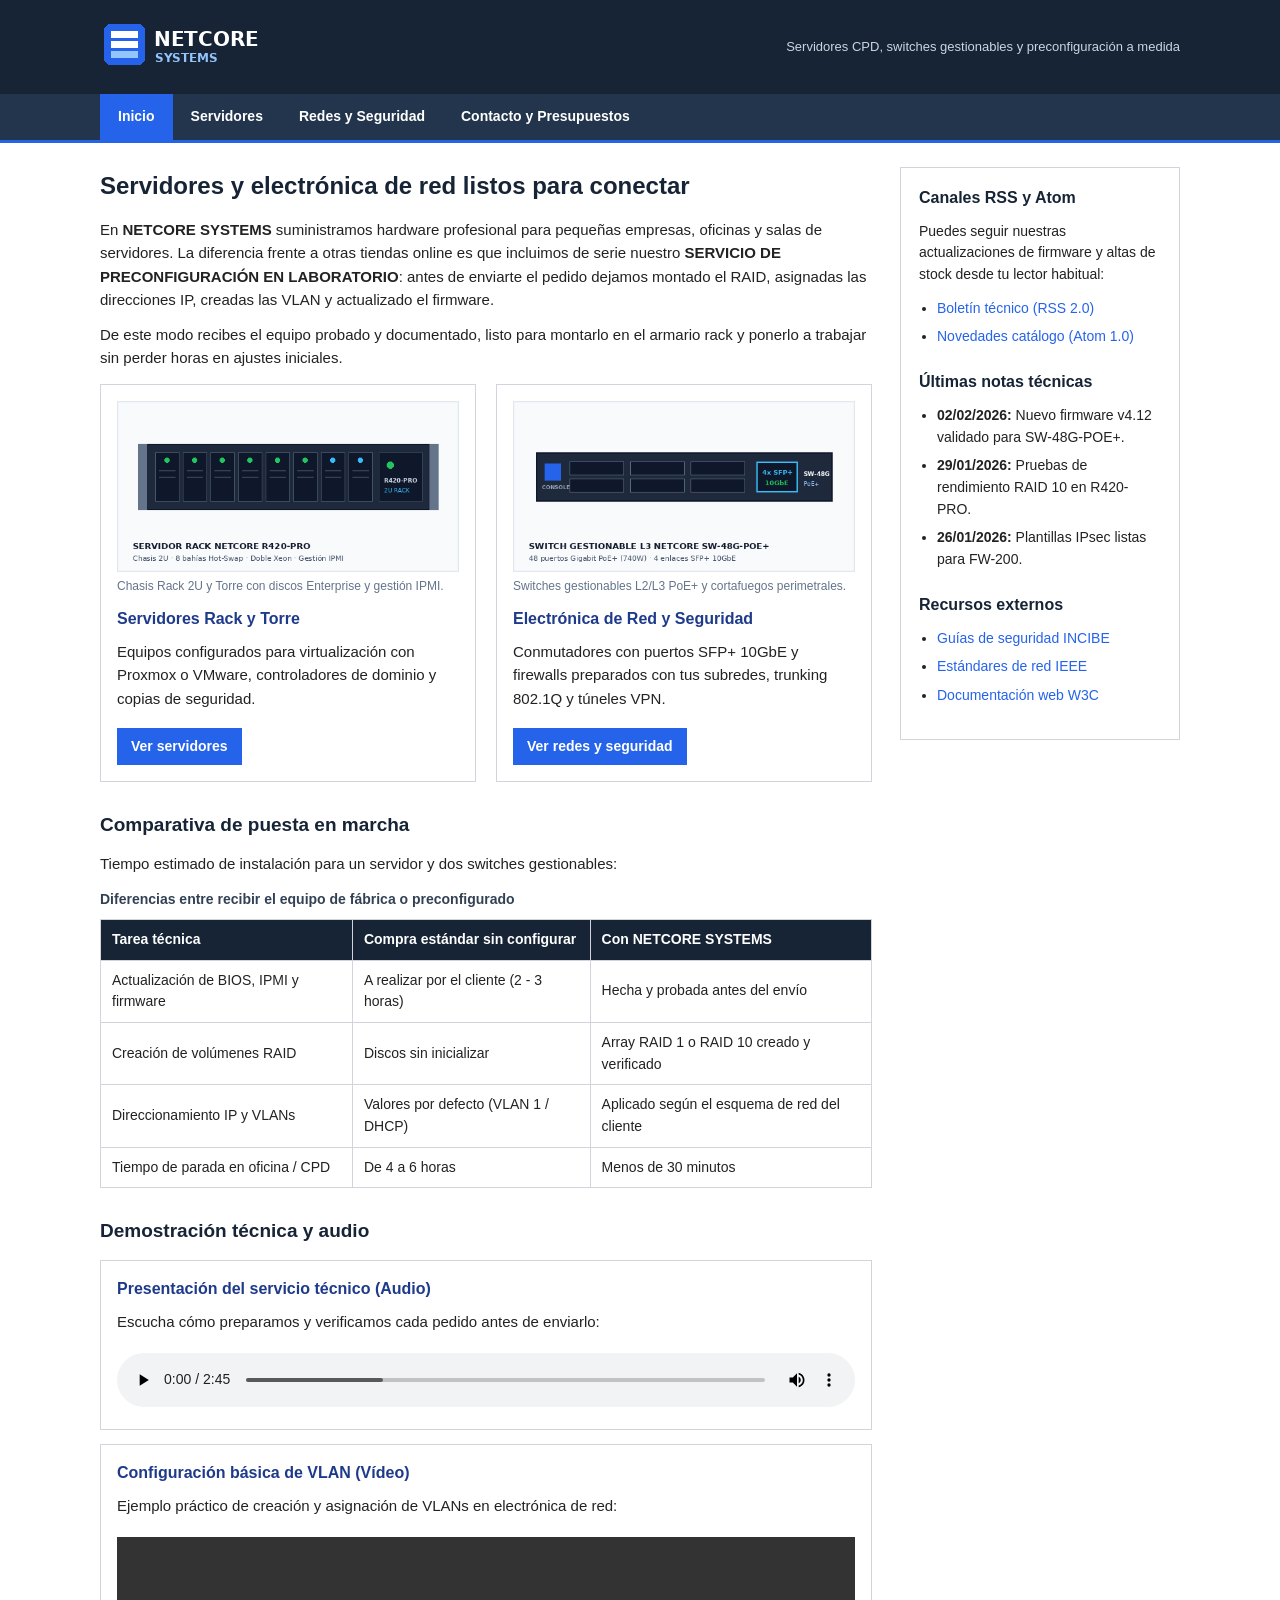
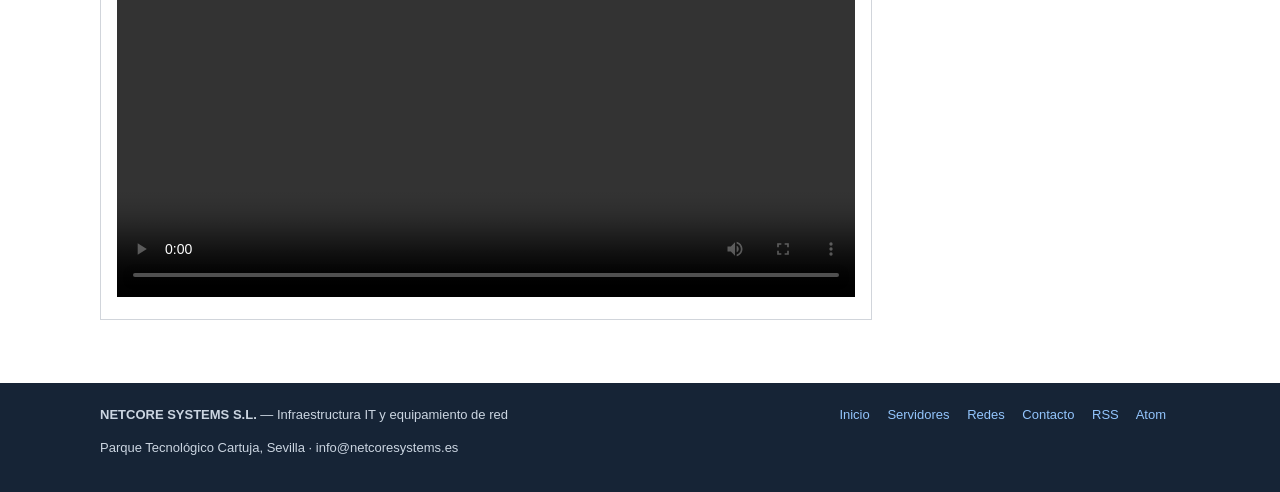
<file: index.html>
<!DOCTYPE html>
<html lang="es">
<head>
    <meta charset="UTF-8">
    <meta name="viewport" content="width=device-width, initial-scale=1.0">
    <meta name="description" content="NETCORE SYSTEMS - Venta de servidores Rack, Torre y electrónica de red preconfigurada.">
    <title>NETCORE SYSTEMS | Servidores y Electrónica de Red</title>
    <link rel="stylesheet" href="css/estilos.css">
    <link rel="alternate" type="application/rss+xml" title="Avisos Técnicos NETCORE SYSTEMS (RSS)" href="rss/feed.rss">
    <link rel="alternate" type="application/atom+xml" title="Catálogo NETCORE SYSTEMS (Atom)" href="rss/atom.xml">
</head>
<body>

    <header>
        <div class="contenedor-cabecera">
            <a href="index.html"><img src="img/logo.png" alt="NETCORE SYSTEMS" width="260" height="56"></a>
            <span class="texto-cabecera">Servidores CPD, switches gestionables y preconfiguración a medida</span>
        </div>
    </header>

    <nav aria-label="Menú principal">
        <ul>
            <li><a href="index.html" class="activo">Inicio</a></li>
            <li><a href="html/servidores.html">Servidores</a></li>
            <li><a href="html/redes.html">Redes y Seguridad</a></li>
            <li><a href="html/contacto.html">Contacto y Presupuestos</a></li>
        </ul>
    </nav>

    <main>
        <div class="contenido-principal">
            <section>
                <h1>Servidores y electrónica de red listos para conectar</h1>
                <p>
                    En <strong>NETCORE SYSTEMS</strong> suministramos hardware profesional para pequeñas empresas, oficinas y salas de servidores.
                    La diferencia frente a otras tiendas online es que incluimos de serie nuestro <strong>SERVICIO DE PRECONFIGURACIÓN EN LABORATORIO</strong>:
                    antes de enviarte el pedido dejamos montado el RAID, asignadas las direcciones IP, creadas las VLAN y actualizado el firmware.
                </p>
                <p>
                    De este modo recibes el equipo probado y documentado, listo para montarlo en el armario rack y ponerlo a trabajar sin perder horas en ajustes iniciales.
                </p>

                <div class="lista-productos">
                    <article class="ficha-resumen">
                        <figure>
                            <img src="img/servidor_rack.png" alt="SERVIDOR RACK NETCORE R420-PRO" width="520" height="260">
                            <figcaption>Chasis Rack 2U y Torre con discos Enterprise y gestión IPMI.</figcaption>
                        </figure>
                        <h3>Servidores Rack y Torre</h3>
                        <p>Equipos configurados para virtualización con Proxmox o VMware, controladores de dominio y copias de seguridad.</p>
                        <a href="html/servidores.html" class="btn">Ver servidores</a>
                    </article>

                    <article class="ficha-resumen">
                        <figure>
                            <img src="img/switch_l3.png" alt="SWITCH GESTIONABLE L3 NETCORE SW-48G-POE+" width="520" height="260">
                            <figcaption>Switches gestionables L2/L3 PoE+ y cortafuegos perimetrales.</figcaption>
                        </figure>
                        <h3>Electrónica de Red y Seguridad</h3>
                        <p>Conmutadores con puertos SFP+ 10GbE y firewalls preparados con tus subredes, trunking 802.1Q y túneles VPN.</p>
                        <a href="html/redes.html" class="btn">Ver redes y seguridad</a>
                    </article>
                </div>
            </section>

            <section>
                <h2>Comparativa de puesta en marcha</h2>
                <p>Tiempo estimado de instalación para un servidor y dos switches gestionables:</p>
                <table>
                    <caption>Diferencias entre recibir el equipo de fábrica o preconfigurado</caption>
                    <thead>
                        <tr>
                            <th>Tarea técnica</th>
                            <th>Compra estándar sin configurar</th>
                            <th>Con NETCORE SYSTEMS</th>
                        </tr>
                    </thead>
                    <tbody>
                        <tr>
                            <td>Actualización de BIOS, IPMI y firmware</td>
                            <td>A realizar por el cliente (2 - 3 horas)</td>
                            <td>Hecha y probada antes del envío</td>
                        </tr>
                        <tr>
                            <td>Creación de volúmenes RAID</td>
                            <td>Discos sin inicializar</td>
                            <td>Array RAID 1 o RAID 10 creado y verificado</td>
                        </tr>
                        <tr>
                            <td>Direccionamiento IP y VLANs</td>
                            <td>Valores por defecto (VLAN 1 / DHCP)</td>
                            <td>Aplicado según el esquema de red del cliente</td>
                        </tr>
                        <tr>
                            <td>Tiempo de parada en oficina / CPD</td>
                            <td>De 4 a 6 horas</td>
                            <td>Menos de 30 minutos</td>
                        </tr>
                    </tbody>
                </table>
            </section>

            <section>
                <h2>Demostración técnica y audio</h2>
                <div class="caja-media">
                    <h3>Presentación del servicio técnico (Audio)</h3>
                    <p>Escucha cómo preparamos y verificamos cada pedido antes de enviarlo:</p>
                    <audio controls>
                        <source src="audios/audio.mp3" type="audio/mpeg">
                        Tu navegador no soporta el elemento de audio.
                    </audio>
                </div>

                <div class="caja-media">
                    <h3>Configuración básica de VLAN (Vídeo)</h3>
                    <p>Ejemplo práctico de creación y asignación de VLANs en electrónica de red:</p>
                    <video controls width="640" height="360">
                        <source src="videos/configuracion_vlan.mp4" type="video/mp4">
                        Tu navegador no soporta el elemento de vídeo.
                    </video>
                </div>
            </section>
        </div>

        <aside>
            <h2>Canales RSS y Atom</h2>
            <p>Puedes seguir nuestras actualizaciones de firmware y altas de stock desde tu lector habitual:</p>
            <ul>
                <li><a href="rss/feed.rss" target="_blank" rel="noopener noreferrer">Boletín técnico (RSS 2.0)</a></li>
                <li><a href="rss/atom.xml" target="_blank" rel="noopener noreferrer">Novedades catálogo (Atom 1.0)</a></li>
            </ul>

            <h2>Últimas notas técnicas</h2>
            <ul>
                <li><strong>02/02/2026:</strong> Nuevo firmware v4.12 validado para SW-48G-POE+.</li>
                <li><strong>29/01/2026:</strong> Pruebas de rendimiento RAID 10 en R420-PRO.</li>
                <li><strong>26/01/2026:</strong> Plantillas IPsec listas para FW-200.</li>
            </ul>

            <h2>Recursos externos</h2>
            <ul>
                <li><a href="https://www.incibe.es/empresas" target="_blank" rel="noopener noreferrer">Guías de seguridad INCIBE</a></li>
                <li><a href="https://standards.ieee.org/" target="_blank" rel="noopener noreferrer">Estándares de red IEEE</a></li>
                <li><a href="https://www.w3.org/" target="_blank" rel="noopener noreferrer">Documentación web W3C</a></li>
            </ul>
        </aside>
    </main>

    <footer>
        <div class="contenedor-footer">
            <div>
                <p><strong>NETCORE SYSTEMS S.L.</strong> — Infraestructura IT y equipamiento de red</p>
                <p>Parque Tecnológico Cartuja, Sevilla · info@netcoresystems.es</p>
            </div>
            <div class="enlaces-footer">
                <a href="index.html">Inicio</a>
                <a href="html/servidores.html">Servidores</a>
                <a href="html/redes.html">Redes</a>
                <a href="html/contacto.html">Contacto</a>
                <a href="rss/feed.rss">RSS</a>
                <a href="rss/atom.xml">Atom</a>
            </div>
        </div>
    </footer>

</body>
</html>
</file>
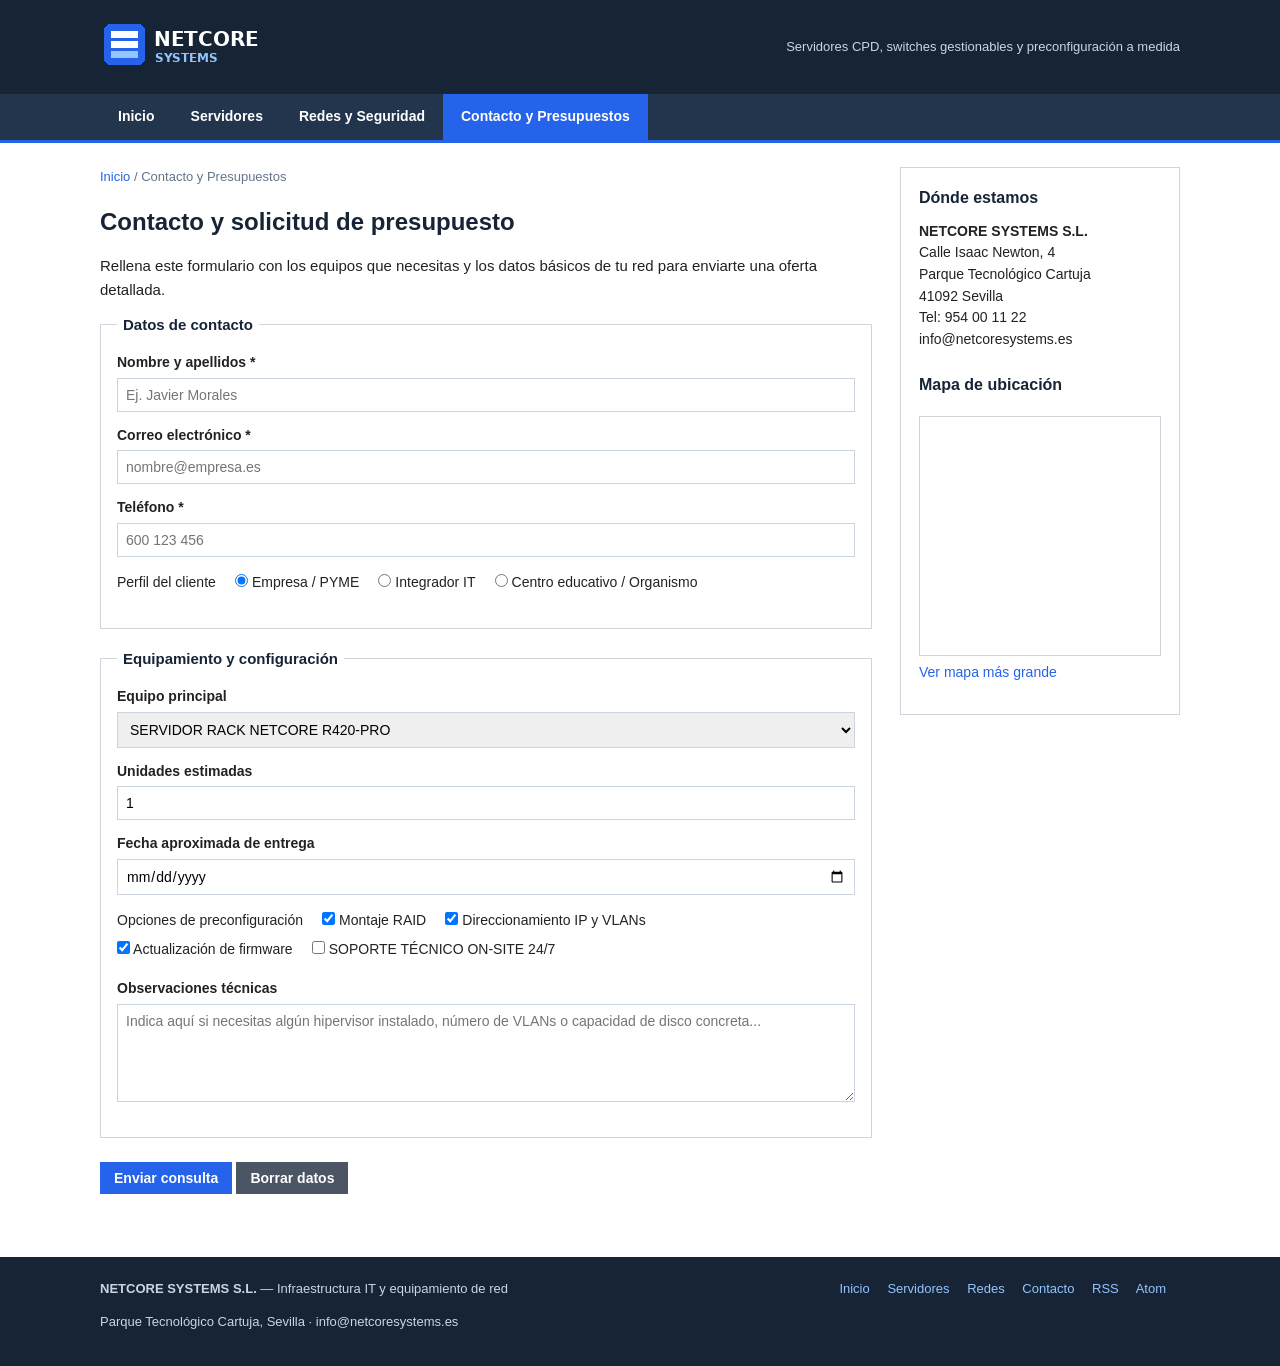
<file: html/contacto.html>
<!DOCTYPE html>
<html lang="es">
<head>
    <meta charset="UTF-8">
    <meta name="viewport" content="width=device-width, initial-scale=1.0">
    <meta name="description" content="Solicita presupuesto o consulta técnica en NETCORE SYSTEMS.">
    <title>Contacto y Presupuestos | NETCORE SYSTEMS</title>
    <link rel="stylesheet" href="../css/estilos.css">
</head>
<body>

    <header>
        <div class="contenedor-cabecera">
            <a href="../index.html"><img src="../img/logo.png" alt="NETCORE SYSTEMS" width="260" height="56"></a>
            <span class="texto-cabecera">Servidores CPD, switches gestionables y preconfiguración a medida</span>
        </div>
    </header>

    <nav aria-label="Menú principal">
        <ul>
            <li><a href="../index.html">Inicio</a></li>
            <li><a href="servidores.html">Servidores</a></li>
            <li><a href="redes.html">Redes y Seguridad</a></li>
            <li><a href="contacto.html" class="activo">Contacto y Presupuestos</a></li>
        </ul>
    </nav>

    <main>
        <div class="contenido-principal">
            <div class="migas">
                <a href="../index.html">Inicio</a> / Contacto y Presupuestos
            </div>

            <section>
                <h1>Contacto y solicitud de presupuesto</h1>
                <p>
                    Rellena este formulario con los equipos que necesitas y los datos básicos de tu red para enviarte una oferta detallada.
                </p>

                <form action="#" method="post">
                    <fieldset>
                        <legend>Datos de contacto</legend>

                        <div class="grupo-campo">
                            <label for="nombre">Nombre y apellidos *</label>
                            <input type="text" id="nombre" name="nombre" placeholder="Ej. Javier Morales" required>
                        </div>

                        <div class="grupo-campo">
                            <label for="correo">Correo electrónico *</label>
                            <input type="email" id="correo" name="correo" placeholder="nombre@empresa.es" required>
                        </div>

                        <div class="grupo-campo">
                            <label for="telefono">Teléfono *</label>
                            <input type="tel" id="telefono" name="telefono" placeholder="600 123 456" required>
                        </div>

                        <div class="grupo-campo opciones-linea">
                            <label>Perfil del cliente</label>
                            <label><input type="radio" name="perfil" value="empresa" checked> Empresa / PYME</label>
                            <label><input type="radio" name="perfil" value="integrador"> Integrador IT</label>
                            <label><input type="radio" name="perfil" value="centro"> Centro educativo / Organismo</label>
                        </div>
                    </fieldset>

                    <fieldset>
                        <legend>Equipamiento y configuración</legend>

                        <div class="grupo-campo">
                            <label for="equipo">Equipo principal</label>
                            <select id="equipo" name="equipo">
                                <option value="r420">SERVIDOR RACK NETCORE R420-PRO</option>
                                <option value="t150">SERVIDOR TORRE NETCORE T150-PYME</option>
                                <option value="sw48">SWITCH GESTIONABLE L3 NETCORE SW-48G-POE+</option>
                                <option value="fw200">FIREWALL PERIMETRAL NETCORE FW-200</option>
                                <option value="varios">Varios equipos / Proyecto completo</option>
                            </select>
                        </div>

                        <div class="grupo-campo">
                            <label for="cantidad">Unidades estimadas</label>
                            <input type="number" id="cantidad" name="cantidad" min="1" max="50" value="1">
                        </div>

                        <div class="grupo-campo">
                            <label for="fecha">Fecha aproximada de entrega</label>
                            <input type="date" id="fecha" name="fecha">
                        </div>

                        <div class="grupo-campo opciones-linea">
                            <label>Opciones de preconfiguración</label>
                            <label><input type="checkbox" name="prep[]" value="raid" checked> Montaje RAID</label>
                            <label><input type="checkbox" name="prep[]" value="vlan" checked> Direccionamiento IP y VLANs</label>
                            <label><input type="checkbox" name="prep[]" value="firmware" checked> Actualización de firmware</label>
                            <label><input type="checkbox" name="prep[]" value="soporte"> SOPORTE TÉCNICO ON-SITE 24/7</label>
                        </div>

                        <div class="grupo-campo">
                            <label for="comentarios">Observaciones técnicas</label>
                            <textarea id="comentarios" name="comentarios" rows="5" placeholder="Indica aquí si necesitas algún hipervisor instalado, número de VLANs o capacidad de disco concreta..."></textarea>
                        </div>
                    </fieldset>

                    <button type="submit" class="btn">Enviar consulta</button>
                    <button type="reset" class="btn btn-gris">Borrar datos</button>
                </form>
            </section>
        </div>

        <aside>
            <h2>Dónde estamos</h2>
            <p>
                <strong>NETCORE SYSTEMS S.L.</strong><br>
                Calle Isaac Newton, 4<br>
                Parque Tecnológico Cartuja<br>
                41092 Sevilla<br>
                Tel: 954 00 11 22<br>
                info@netcoresystems.es
            </p>

            <h2>Mapa de ubicación</h2>
            <iframe
                title="Mapa de ubicación NETCORE SYSTEMS"
                height="240"
                src="https://www.openstreetmap.org/export/embed.html?bbox=-6.015%2C37.402%2C-5.995%2C37.416&amp;layer=mapnik&amp;marker=37.409%2C-6.005">
            </iframe>
            <p><a href="https://www.openstreetmap.org/?mlat=37.409&amp;mlon=-6.005#map=16/37.409/-6.005" target="_blank" rel="noopener noreferrer">Ver mapa más grande</a></p>
        </aside>
    </main>

    <footer>
        <div class="contenedor-footer">
            <div>
                <p><strong>NETCORE SYSTEMS S.L.</strong> — Infraestructura IT y equipamiento de red</p>
                <p>Parque Tecnológico Cartuja, Sevilla · info@netcoresystems.es</p>
            </div>
            <div class="enlaces-footer">
                <a href="../index.html">Inicio</a>
                <a href="servidores.html">Servidores</a>
                <a href="redes.html">Redes</a>
                <a href="contacto.html">Contacto</a>
                <a href="../rss/feed.rss">RSS</a>
                <a href="../rss/atom.xml">Atom</a>
            </div>
        </div>
    </footer>

</body>
</html>
</file>
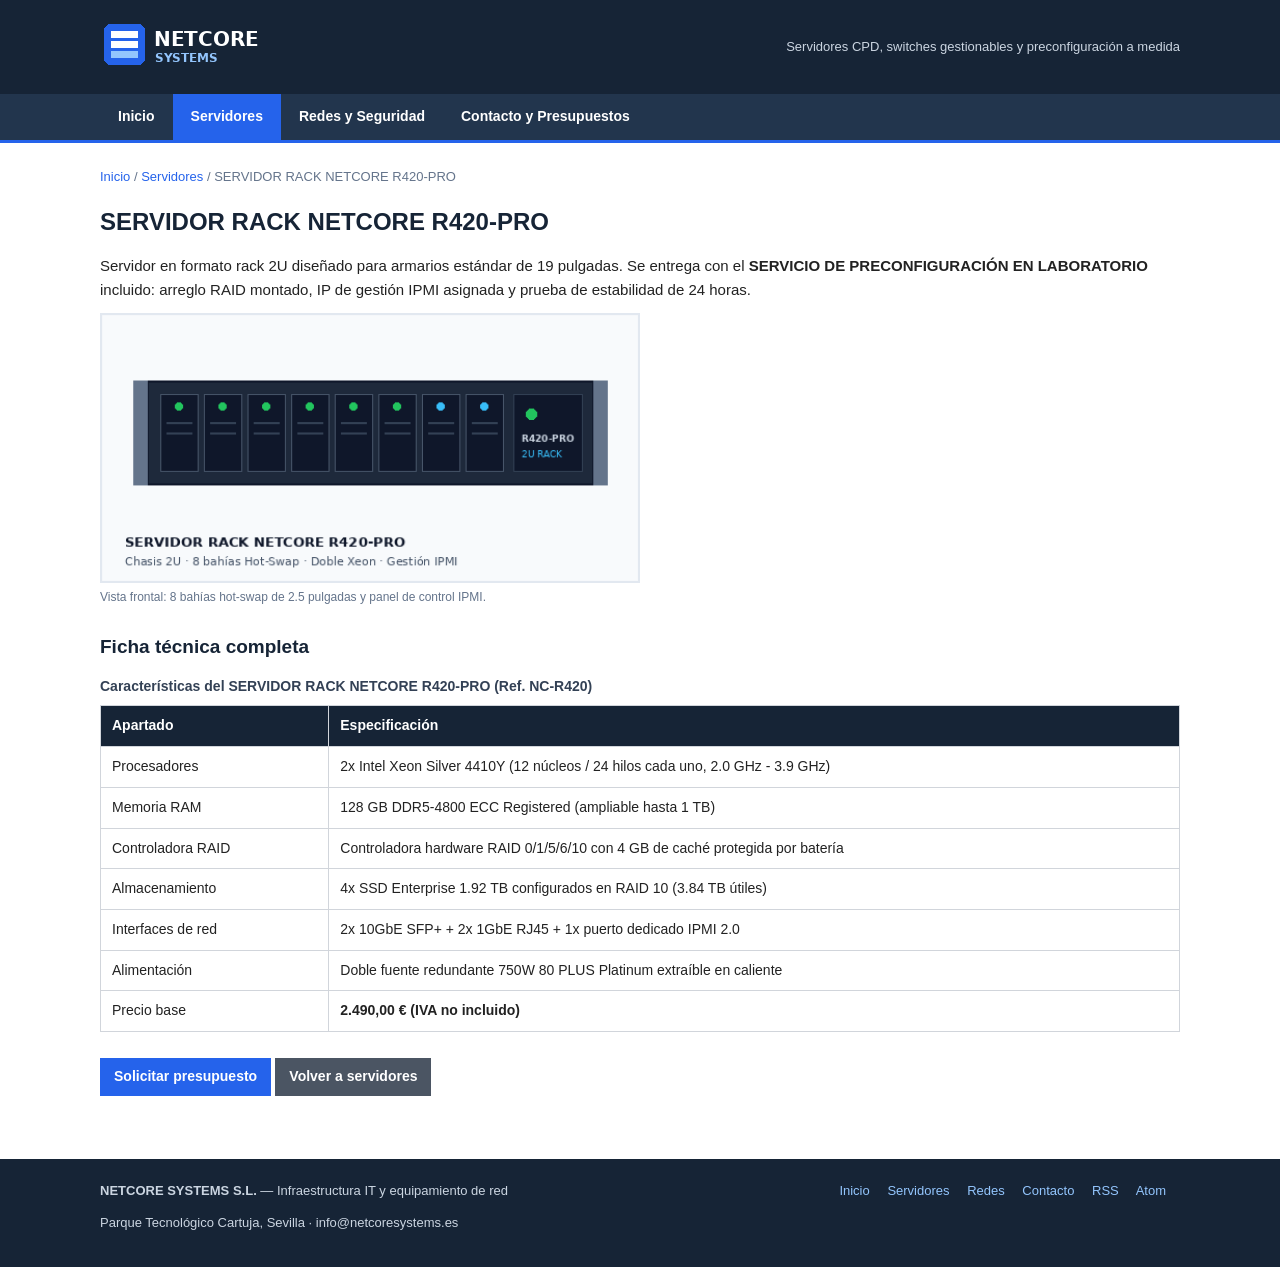
<file: html/producto_rack.html>
<!DOCTYPE html>
<html lang="es">
<head>
    <meta charset="UTF-8">
    <meta name="viewport" content="width=device-width, initial-scale=1.0">
    <meta name="description" content="Especificaciones técnicas del SERVIDOR RACK NETCORE R420-PRO.">
    <title>SERVIDOR RACK NETCORE R420-PRO | NETCORE SYSTEMS</title>
    <link rel="stylesheet" href="../css/estilos.css">
</head>
<body>

    <header>
        <div class="contenedor-cabecera">
            <a href="../index.html"><img src="../img/logo.png" alt="NETCORE SYSTEMS" width="260" height="56"></a>
            <span class="texto-cabecera">Servidores CPD, switches gestionables y preconfiguración a medida</span>
        </div>
    </header>

    <nav aria-label="Menú principal">
        <ul>
            <li><a href="../index.html">Inicio</a></li>
            <li><a href="servidores.html" class="activo">Servidores</a></li>
            <li><a href="redes.html">Redes y Seguridad</a></li>
            <li><a href="contacto.html">Contacto y Presupuestos</a></li>
        </ul>
    </nav>

    <main class="ancho-completo">
        <div class="contenido-principal">
            <div class="migas">
                <a href="../index.html">Inicio</a> / <a href="servidores.html">Servidores</a> / SERVIDOR RACK NETCORE R420-PRO
            </div>

            <section>
                <h1>SERVIDOR RACK NETCORE R420-PRO</h1>
                <p>
                    Servidor en formato rack 2U diseñado para armarios estándar de 19 pulgadas.
                    Se entrega con el <strong>SERVICIO DE PRECONFIGURACIÓN EN LABORATORIO</strong> incluido: arreglo RAID montado, IP de gestión IPMI asignada y prueba de estabilidad de 24 horas.
                </p>

                <figure style="max-width: 540px;">
                    <img src="../img/servidor_rack.png" alt="SERVIDOR RACK NETCORE R420-PRO" width="520" height="260">
                    <figcaption>Vista frontal: 8 bahías hot-swap de 2.5 pulgadas y panel de control IPMI.</figcaption>
                </figure>

                <h2>Ficha técnica completa</h2>
                <table>
                    <caption>Características del SERVIDOR RACK NETCORE R420-PRO (Ref. NC-R420)</caption>
                    <thead>
                        <tr>
                            <th>Apartado</th>
                            <th>Especificación</th>
                        </tr>
                    </thead>
                    <tbody>
                        <tr>
                            <td>Procesadores</td>
                            <td>2x Intel Xeon Silver 4410Y (12 núcleos / 24 hilos cada uno, 2.0 GHz - 3.9 GHz)</td>
                        </tr>
                        <tr>
                            <td>Memoria RAM</td>
                            <td>128 GB DDR5-4800 ECC Registered (ampliable hasta 1 TB)</td>
                        </tr>
                        <tr>
                            <td>Controladora RAID</td>
                            <td>Controladora hardware RAID 0/1/5/6/10 con 4 GB de caché protegida por batería</td>
                        </tr>
                        <tr>
                            <td>Almacenamiento</td>
                            <td>4x SSD Enterprise 1.92 TB configurados en RAID 10 (3.84 TB útiles)</td>
                        </tr>
                        <tr>
                            <td>Interfaces de red</td>
                            <td>2x 10GbE SFP+ + 2x 1GbE RJ45 + 1x puerto dedicado IPMI 2.0</td>
                        </tr>
                        <tr>
                            <td>Alimentación</td>
                            <td>Doble fuente redundante 750W 80 PLUS Platinum extraíble en caliente</td>
                        </tr>
                        <tr>
                            <td>Precio base</td>
                            <td><strong>2.490,00 € (IVA no incluido)</strong></td>
                        </tr>
                    </tbody>
                </table>

                <a href="contacto.html" class="btn">Solicitar presupuesto</a>
                <a href="servidores.html" class="btn btn-gris">Volver a servidores</a>
            </section>
        </div>
    </main>

    <footer>
        <div class="contenedor-footer">
            <div>
                <p><strong>NETCORE SYSTEMS S.L.</strong> — Infraestructura IT y equipamiento de red</p>
                <p>Parque Tecnológico Cartuja, Sevilla · info@netcoresystems.es</p>
            </div>
            <div class="enlaces-footer">
                <a href="../index.html">Inicio</a>
                <a href="servidores.html">Servidores</a>
                <a href="redes.html">Redes</a>
                <a href="contacto.html">Contacto</a>
                <a href="../rss/feed.rss">RSS</a>
                <a href="../rss/atom.xml">Atom</a>
            </div>
        </div>
    </footer>

</body>
</html>
</file>
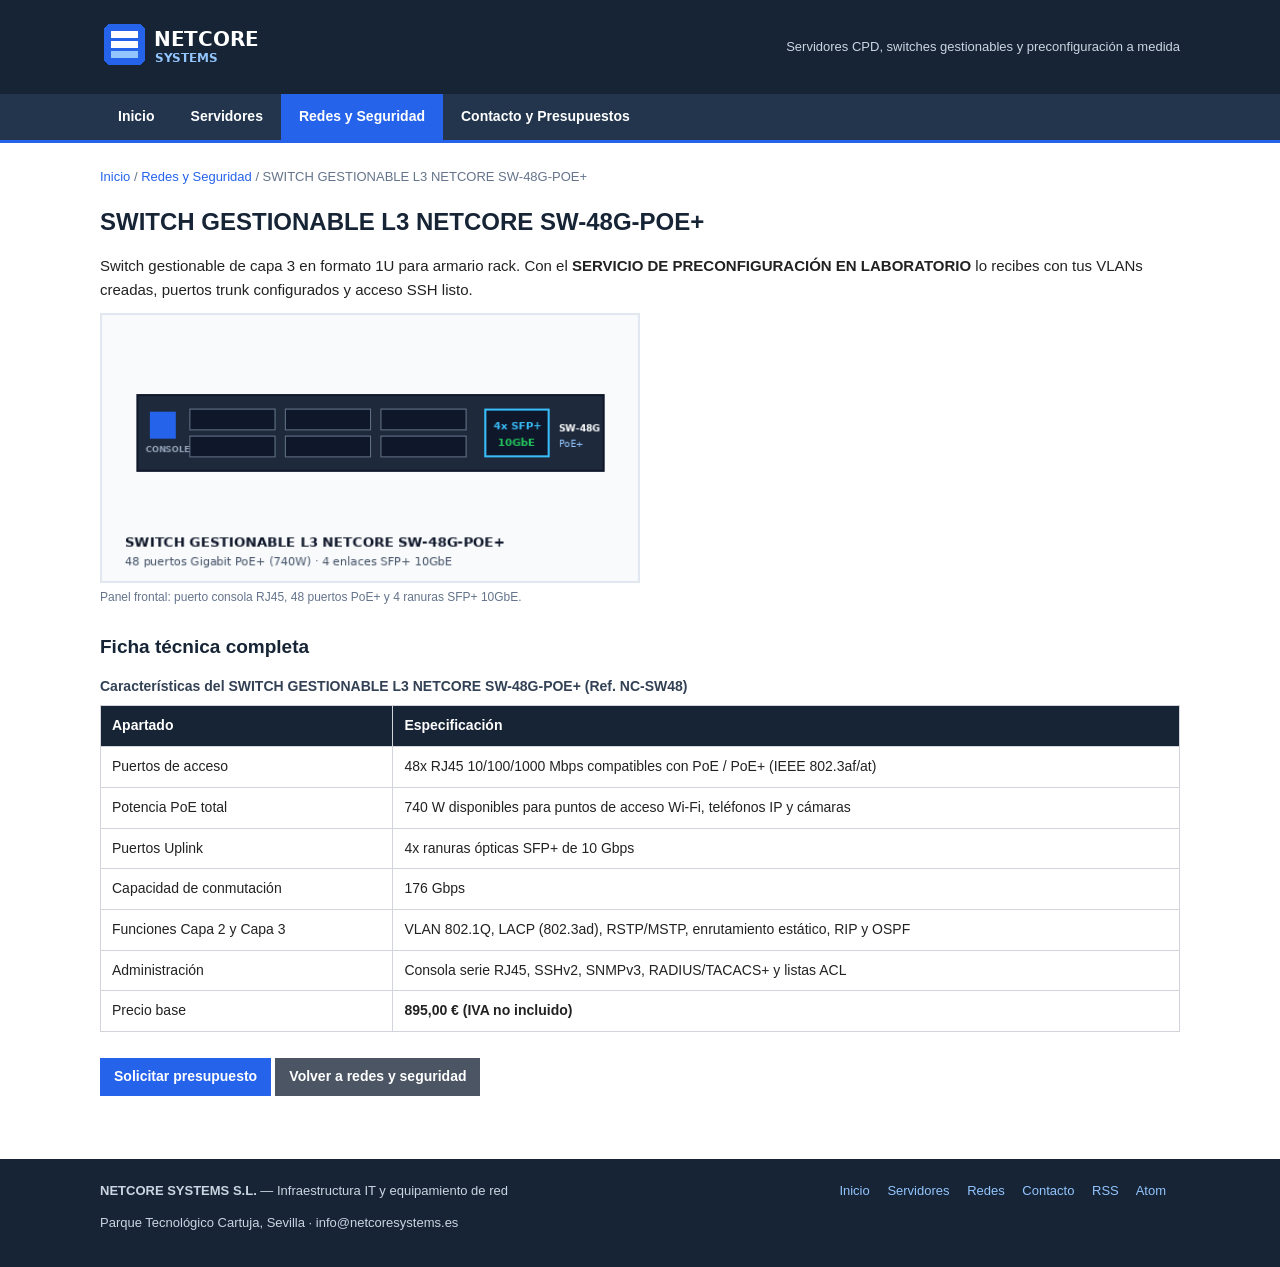
<file: html/producto_switch.html>
<!DOCTYPE html>
<html lang="es">
<head>
    <meta charset="UTF-8">
    <meta name="viewport" content="width=device-width, initial-scale=1.0">
    <meta name="description" content="Especificaciones técnicas del SWITCH GESTIONABLE L3 NETCORE SW-48G-POE+.">
    <title>SWITCH GESTIONABLE L3 NETCORE SW-48G-POE+ | NETCORE SYSTEMS</title>
    <link rel="stylesheet" href="../css/estilos.css">
</head>
<body>

    <header>
        <div class="contenedor-cabecera">
            <a href="../index.html"><img src="../img/logo.png" alt="NETCORE SYSTEMS" width="260" height="56"></a>
            <span class="texto-cabecera">Servidores CPD, switches gestionables y preconfiguración a medida</span>
        </div>
    </header>

    <nav aria-label="Menú principal">
        <ul>
            <li><a href="../index.html">Inicio</a></li>
            <li><a href="servidores.html">Servidores</a></li>
            <li><a href="redes.html" class="activo">Redes y Seguridad</a></li>
            <li><a href="contacto.html">Contacto y Presupuestos</a></li>
        </ul>
    </nav>

    <main class="ancho-completo">
        <div class="contenido-principal">
            <div class="migas">
                <a href="../index.html">Inicio</a> / <a href="redes.html">Redes y Seguridad</a> / SWITCH GESTIONABLE L3 NETCORE SW-48G-POE+
            </div>

            <section>
                <h1>SWITCH GESTIONABLE L3 NETCORE SW-48G-POE+</h1>
                <p>
                    Switch gestionable de capa 3 en formato 1U para armario rack.
                    Con el <strong>SERVICIO DE PRECONFIGURACIÓN EN LABORATORIO</strong> lo recibes con tus VLANs creadas, puertos trunk configurados y acceso SSH listo.
                </p>

                <figure style="max-width: 540px;">
                    <img src="../img/switch_l3.png" alt="SWITCH GESTIONABLE L3 NETCORE SW-48G-POE+" width="520" height="260">
                    <figcaption>Panel frontal: puerto consola RJ45, 48 puertos PoE+ y 4 ranuras SFP+ 10GbE.</figcaption>
                </figure>

                <h2>Ficha técnica completa</h2>
                <table>
                    <caption>Características del SWITCH GESTIONABLE L3 NETCORE SW-48G-POE+ (Ref. NC-SW48)</caption>
                    <thead>
                        <tr>
                            <th>Apartado</th>
                            <th>Especificación</th>
                        </tr>
                    </thead>
                    <tbody>
                        <tr>
                            <td>Puertos de acceso</td>
                            <td>48x RJ45 10/100/1000 Mbps compatibles con PoE / PoE+ (IEEE 802.3af/at)</td>
                        </tr>
                        <tr>
                            <td>Potencia PoE total</td>
                            <td>740 W disponibles para puntos de acceso Wi-Fi, teléfonos IP y cámaras</td>
                        </tr>
                        <tr>
                            <td>Puertos Uplink</td>
                            <td>4x ranuras ópticas SFP+ de 10 Gbps</td>
                        </tr>
                        <tr>
                            <td>Capacidad de conmutación</td>
                            <td>176 Gbps</td>
                        </tr>
                        <tr>
                            <td>Funciones Capa 2 y Capa 3</td>
                            <td>VLAN 802.1Q, LACP (802.3ad), RSTP/MSTP, enrutamiento estático, RIP y OSPF</td>
                        </tr>
                        <tr>
                            <td>Administración</td>
                            <td>Consola serie RJ45, SSHv2, SNMPv3, RADIUS/TACACS+ y listas ACL</td>
                        </tr>
                        <tr>
                            <td>Precio base</td>
                            <td><strong>895,00 € (IVA no incluido)</strong></td>
                        </tr>
                    </tbody>
                </table>

                <a href="contacto.html" class="btn">Solicitar presupuesto</a>
                <a href="redes.html" class="btn btn-gris">Volver a redes y seguridad</a>
            </section>
        </div>
    </main>

    <footer>
        <div class="contenedor-footer">
            <div>
                <p><strong>NETCORE SYSTEMS S.L.</strong> — Infraestructura IT y equipamiento de red</p>
                <p>Parque Tecnológico Cartuja, Sevilla · info@netcoresystems.es</p>
            </div>
            <div class="enlaces-footer">
                <a href="../index.html">Inicio</a>
                <a href="servidores.html">Servidores</a>
                <a href="redes.html">Redes</a>
                <a href="contacto.html">Contacto</a>
                <a href="../rss/feed.rss">RSS</a>
                <a href="../rss/atom.xml">Atom</a>
            </div>
        </div>
    </footer>

</body>
</html>
</file>
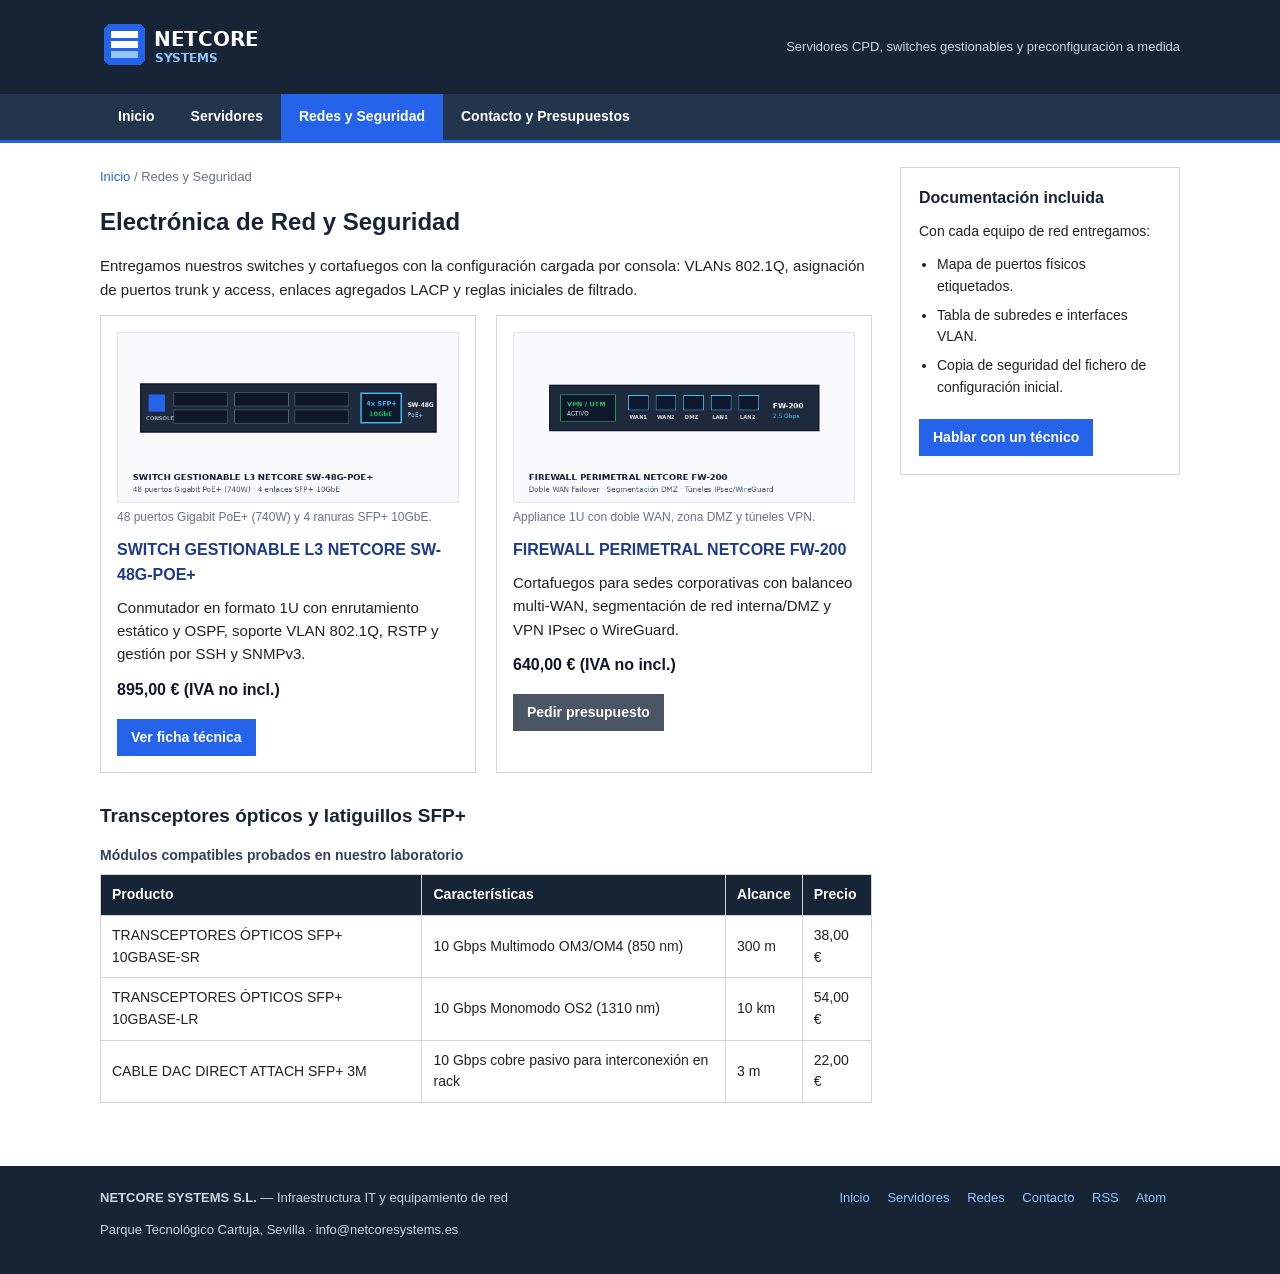
<file: html/redes.html>
<!DOCTYPE html>
<html lang="es">
<head>
    <meta charset="UTF-8">
    <meta name="viewport" content="width=device-width, initial-scale=1.0">
    <meta name="description" content="Switches gestionables L2/L3, firewalls perimetrales y transceptores SFP+ en NETCORE SYSTEMS.">
    <title>Redes y Seguridad Perimetral | NETCORE SYSTEMS</title>
    <link rel="stylesheet" href="../css/estilos.css">
</head>
<body>

    <header>
        <div class="contenedor-cabecera">
            <a href="../index.html"><img src="../img/logo.png" alt="NETCORE SYSTEMS" width="260" height="56"></a>
            <span class="texto-cabecera">Servidores CPD, switches gestionables y preconfiguración a medida</span>
        </div>
    </header>

    <nav aria-label="Menú principal">
        <ul>
            <li><a href="../index.html">Inicio</a></li>
            <li><a href="servidores.html">Servidores</a></li>
            <li><a href="redes.html" class="activo">Redes y Seguridad</a></li>
            <li><a href="contacto.html">Contacto y Presupuestos</a></li>
        </ul>
    </nav>

    <main>
        <div class="contenido-principal">
            <div class="migas">
                <a href="../index.html">Inicio</a> / Redes y Seguridad
            </div>

            <section>
                <h1>Electrónica de Red y Seguridad</h1>
                <p>
                    Entregamos nuestros switches y cortafuegos con la configuración cargada por consola:
                    VLANs 802.1Q, asignación de puertos trunk y access, enlaces agregados LACP y reglas iniciales de filtrado.
                </p>

                <div class="lista-productos">
                    <article class="ficha-resumen">
                        <figure>
                            <img src="../img/switch_l3.png" alt="SWITCH GESTIONABLE L3 NETCORE SW-48G-POE+" width="520" height="260">
                            <figcaption>48 puertos Gigabit PoE+ (740W) y 4 ranuras SFP+ 10GbE.</figcaption>
                        </figure>
                        <h3>SWITCH GESTIONABLE L3 NETCORE SW-48G-POE+</h3>
                        <p>Conmutador en formato 1U con enrutamiento estático y OSPF, soporte VLAN 802.1Q, RSTP y gestión por SSH y SNMPv3.</p>
                        <p class="precio">895,00 € (IVA no incl.)</p>
                        <a href="producto_switch.html" class="btn">Ver ficha técnica</a>
                    </article>

                    <article class="ficha-resumen">
                        <figure>
                            <img src="../img/firewall_utm.png" alt="FIREWALL PERIMETRAL NETCORE FW-200" width="520" height="260">
                            <figcaption>Appliance 1U con doble WAN, zona DMZ y túneles VPN.</figcaption>
                        </figure>
                        <h3>FIREWALL PERIMETRAL NETCORE FW-200</h3>
                        <p>Cortafuegos para sedes corporativas con balanceo multi-WAN, segmentación de red interna/DMZ y VPN IPsec o WireGuard.</p>
                        <p class="precio">640,00 € (IVA no incl.)</p>
                        <a href="contacto.html" class="btn btn-gris">Pedir presupuesto</a>
                    </article>
                </div>
            </section>

            <section>
                <h2>Transceptores ópticos y latiguillos SFP+</h2>
                <table>
                    <caption>Módulos compatibles probados en nuestro laboratorio</caption>
                    <thead>
                        <tr>
                            <th>Producto</th>
                            <th>Características</th>
                            <th>Alcance</th>
                            <th>Precio</th>
                        </tr>
                    </thead>
                    <tbody>
                        <tr>
                            <td>TRANSCEPTORES ÓPTICOS SFP+ 10GBASE-SR</td>
                            <td>10 Gbps Multimodo OM3/OM4 (850 nm)</td>
                            <td>300 m</td>
                            <td>38,00 €</td>
                        </tr>
                        <tr>
                            <td>TRANSCEPTORES ÓPTICOS SFP+ 10GBASE-LR</td>
                            <td>10 Gbps Monomodo OS2 (1310 nm)</td>
                            <td>10 km</td>
                            <td>54,00 €</td>
                        </tr>
                        <tr>
                            <td>CABLE DAC DIRECT ATTACH SFP+ 3M</td>
                            <td>10 Gbps cobre pasivo para interconexión en rack</td>
                            <td>3 m</td>
                            <td>22,00 €</td>
                        </tr>
                    </tbody>
                </table>
            </section>
        </div>

        <aside>
            <h2>Documentación incluida</h2>
            <p>Con cada equipo de red entregamos:</p>
            <ul>
                <li>Mapa de puertos físicos etiquetados.</li>
                <li>Tabla de subredes e interfaces VLAN.</li>
                <li>Copia de seguridad del fichero de configuración inicial.</li>
            </ul>
            <a href="contacto.html" class="btn">Hablar con un técnico</a>
        </aside>
    </main>

    <footer>
        <div class="contenedor-footer">
            <div>
                <p><strong>NETCORE SYSTEMS S.L.</strong> — Infraestructura IT y equipamiento de red</p>
                <p>Parque Tecnológico Cartuja, Sevilla · info@netcoresystems.es</p>
            </div>
            <div class="enlaces-footer">
                <a href="../index.html">Inicio</a>
                <a href="servidores.html">Servidores</a>
                <a href="redes.html">Redes</a>
                <a href="contacto.html">Contacto</a>
                <a href="../rss/feed.rss">RSS</a>
                <a href="../rss/atom.xml">Atom</a>
            </div>
        </div>
    </footer>

</body>
</html>
</file>
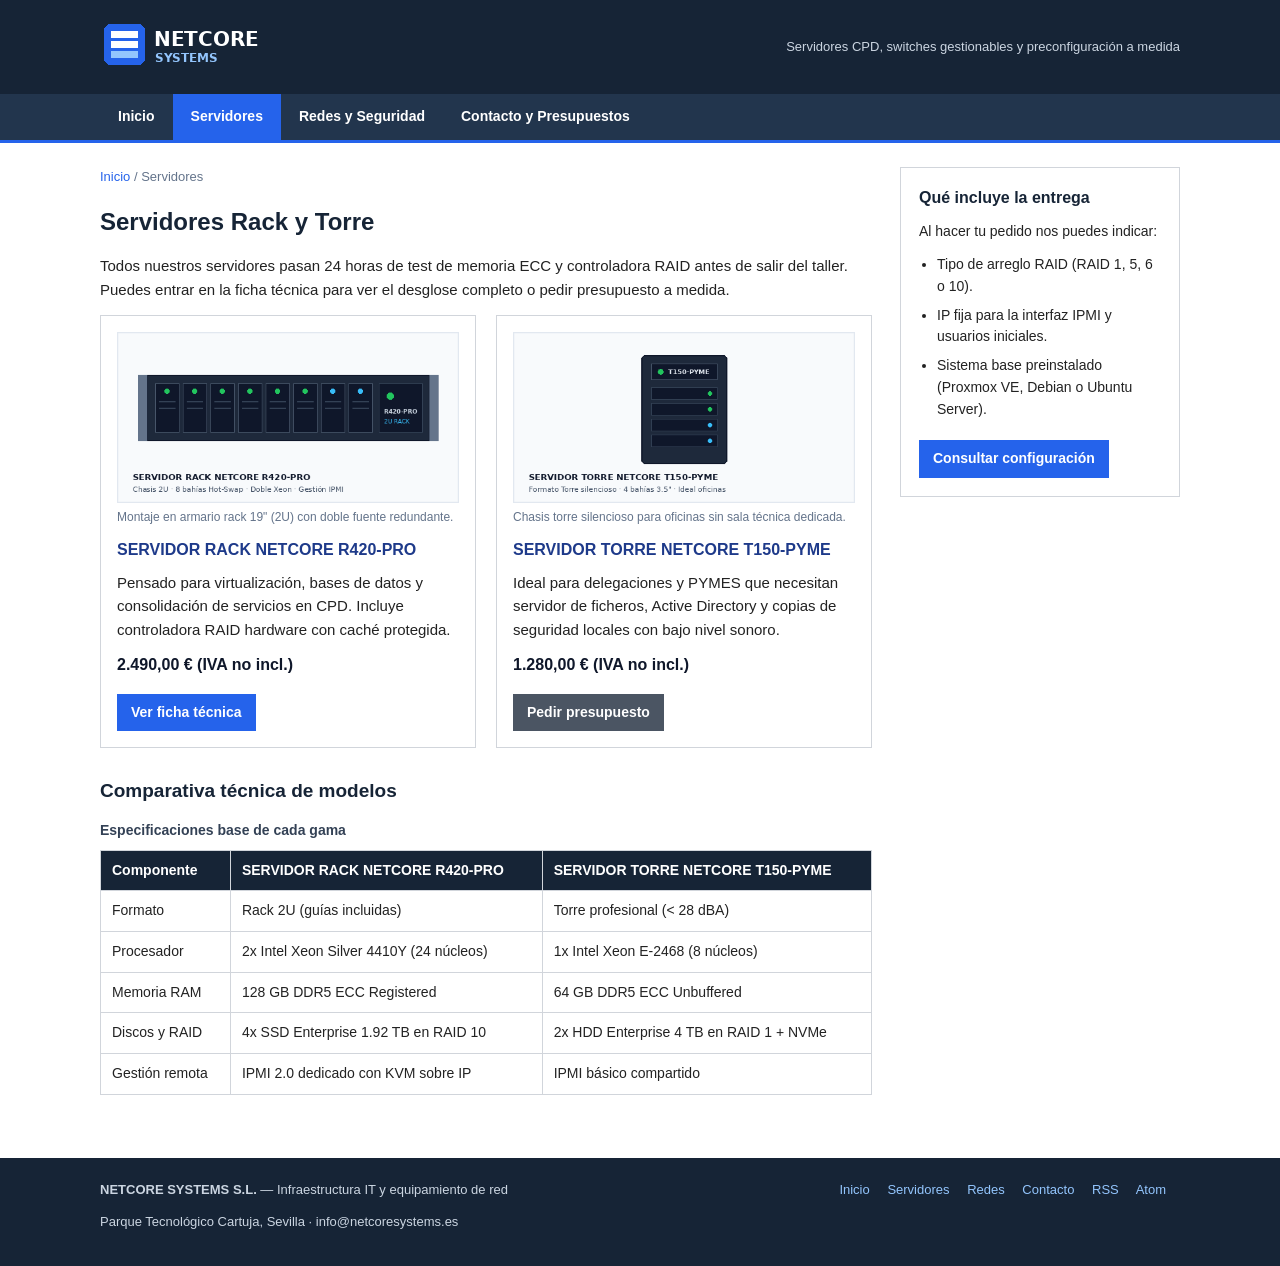
<file: html/servidores.html>
<!DOCTYPE html>
<html lang="es">
<head>
    <meta charset="UTF-8">
    <meta name="viewport" content="width=device-width, initial-scale=1.0">
    <meta name="description" content="Catálogo de servidores Rack y Torre de NETCORE SYSTEMS.">
    <title>Servidores Rack y Torre | NETCORE SYSTEMS</title>
    <link rel="stylesheet" href="../css/estilos.css">
</head>
<body>

    <header>
        <div class="contenedor-cabecera">
            <a href="../index.html"><img src="../img/logo.png" alt="NETCORE SYSTEMS" width="260" height="56"></a>
            <span class="texto-cabecera">Servidores CPD, switches gestionables y preconfiguración a medida</span>
        </div>
    </header>

    <nav aria-label="Menú principal">
        <ul>
            <li><a href="../index.html">Inicio</a></li>
            <li><a href="servidores.html" class="activo">Servidores</a></li>
            <li><a href="redes.html">Redes y Seguridad</a></li>
            <li><a href="contacto.html">Contacto y Presupuestos</a></li>
        </ul>
    </nav>

    <main>
        <div class="contenido-principal">
            <div class="migas">
                <a href="../index.html">Inicio</a> / Servidores
            </div>

            <section>
                <h1>Servidores Rack y Torre</h1>
                <p>
                    Todos nuestros servidores pasan 24 horas de test de memoria ECC y controladora RAID antes de salir del taller.
                    Puedes entrar en la ficha técnica para ver el desglose completo o pedir presupuesto a medida.
                </p>

                <div class="lista-productos">
                    <article class="ficha-resumen">
                        <figure>
                            <img src="../img/servidor_rack.png" alt="SERVIDOR RACK NETCORE R420-PRO" width="520" height="260">
                            <figcaption>Montaje en armario rack 19" (2U) con doble fuente redundante.</figcaption>
                        </figure>
                        <h3>SERVIDOR RACK NETCORE R420-PRO</h3>
                        <p>Pensado para virtualización, bases de datos y consolidación de servicios en CPD. Incluye controladora RAID hardware con caché protegida.</p>
                        <p class="precio">2.490,00 € (IVA no incl.)</p>
                        <a href="producto_rack.html" class="btn">Ver ficha técnica</a>
                    </article>

                    <article class="ficha-resumen">
                        <figure>
                            <img src="../img/servidor_torre.png" alt="SERVIDOR TORRE NETCORE T150-PYME" width="520" height="260">
                            <figcaption>Chasis torre silencioso para oficinas sin sala técnica dedicada.</figcaption>
                        </figure>
                        <h3>SERVIDOR TORRE NETCORE T150-PYME</h3>
                        <p>Ideal para delegaciones y PYMES que necesitan servidor de ficheros, Active Directory y copias de seguridad locales con bajo nivel sonoro.</p>
                        <p class="precio">1.280,00 € (IVA no incl.)</p>
                        <a href="contacto.html" class="btn btn-gris">Pedir presupuesto</a>
                    </article>
                </div>
            </section>

            <section>
                <h2>Comparativa técnica de modelos</h2>
                <table>
                    <caption>Especificaciones base de cada gama</caption>
                    <thead>
                        <tr>
                            <th>Componente</th>
                            <th>SERVIDOR RACK NETCORE R420-PRO</th>
                            <th>SERVIDOR TORRE NETCORE T150-PYME</th>
                        </tr>
                    </thead>
                    <tbody>
                        <tr>
                            <td>Formato</td>
                            <td>Rack 2U (guías incluidas)</td>
                            <td>Torre profesional (&lt; 28 dBA)</td>
                        </tr>
                        <tr>
                            <td>Procesador</td>
                            <td>2x Intel Xeon Silver 4410Y (24 núcleos)</td>
                            <td>1x Intel Xeon E-2468 (8 núcleos)</td>
                        </tr>
                        <tr>
                            <td>Memoria RAM</td>
                            <td>128 GB DDR5 ECC Registered</td>
                            <td>64 GB DDR5 ECC Unbuffered</td>
                        </tr>
                        <tr>
                            <td>Discos y RAID</td>
                            <td>4x SSD Enterprise 1.92 TB en RAID 10</td>
                            <td>2x HDD Enterprise 4 TB en RAID 1 + NVMe</td>
                        </tr>
                        <tr>
                            <td>Gestión remota</td>
                            <td>IPMI 2.0 dedicado con KVM sobre IP</td>
                            <td>IPMI básico compartido</td>
                        </tr>
                    </tbody>
                </table>
            </section>
        </div>

        <aside>
            <h2>Qué incluye la entrega</h2>
            <p>Al hacer tu pedido nos puedes indicar:</p>
            <ul>
                <li>Tipo de arreglo RAID (RAID 1, 5, 6 o 10).</li>
                <li>IP fija para la interfaz IPMI y usuarios iniciales.</li>
                <li>Sistema base preinstalado (Proxmox VE, Debian o Ubuntu Server).</li>
            </ul>
            <a href="contacto.html" class="btn">Consultar configuración</a>
        </aside>
    </main>

    <footer>
        <div class="contenedor-footer">
            <div>
                <p><strong>NETCORE SYSTEMS S.L.</strong> — Infraestructura IT y equipamiento de red</p>
                <p>Parque Tecnológico Cartuja, Sevilla · info@netcoresystems.es</p>
            </div>
            <div class="enlaces-footer">
                <a href="../index.html">Inicio</a>
                <a href="servidores.html">Servidores</a>
                <a href="redes.html">Redes</a>
                <a href="contacto.html">Contacto</a>
                <a href="../rss/feed.rss">RSS</a>
                <a href="../rss/atom.xml">Atom</a>
            </div>
        </div>
    </footer>

</body>
</html>
</file>
<file: css/estilos.css>
/* Hoja de estilos principal - NETCORE SYSTEMS */

* {
    box-sizing: border-box;
    margin: 0;
    padding: 0;
}

body {
    font-family: Arial, Helvetica, sans-serif;
    background-color: #ffffff;
    color: #222222;
    line-height: 1.55;
    font-size: 15px;
}

/* Cabecera y menú de navegación superior */
header {
    background-color: #162436;
    color: #ffffff;
    padding: 16px 0;
}

.contenedor-cabecera {
    width: 92%;
    max-width: 1080px;
    margin: 0 auto;
    display: flex;
    justify-content: space-between;
    align-items: center;
    flex-wrap: wrap;
    gap: 12px;
}

.texto-cabecera {
    font-size: 13px;
    color: #cbd5e1;
}

nav {
    background-color: #22354d;
    border-bottom: 3px solid #2563eb;
}

nav ul {
    width: 92%;
    max-width: 1080px;
    margin: 0 auto;
    list-style: none;
    display: flex;
    flex-wrap: wrap;
}

nav ul li a {
    display: block;
    color: #ffffff;
    text-decoration: none;
    padding: 12px 18px;
    font-size: 14px;
    font-weight: bold;
}

nav ul li a:hover,
nav ul li a.activo {
    background-color: #2563eb;
}

/* Contenedor general de la página */
main {
    width: 92%;
    max-width: 1080px;
    margin: 24px auto;
    display: flex;
    gap: 28px;
    align-items: flex-start;
}

/* Columna principal y barra lateral sin sombreado */
.contenido-principal {
    flex: 1;
    background-color: #ffffff;
}

aside {
    width: 280px;
    background-color: #ffffff;
    padding: 18px;
    border: 1px solid #d1d5db;
    font-size: 14px;
}

/* En páginas sin barra lateral (fichas técnicas de producto) */
main.ancho-completo .contenido-principal {
    width: 100%;
}

/* Ruta de navegación (migas de pan) */
.migas {
    font-size: 13px;
    color: #64748b;
    margin-bottom: 16px;
}

.migas a {
    color: #2563eb;
    text-decoration: none;
}

.migas a:hover {
    text-decoration: underline;
}

/* Encabezados y párrafos */
h1 {
    font-size: 24px;
    color: #162436;
    margin-bottom: 14px;
}

h2 {
    font-size: 19px;
    color: #162436;
    margin-top: 26px;
    margin-bottom: 12px;
}

h3 {
    font-size: 16px;
    color: #1e3a8a;
    margin-bottom: 8px;
}

p {
    margin-bottom: 12px;
}

section {
    margin-bottom: 28px;
}

/* Listado de productos en 2 columnas sin sombreado */
.lista-productos {
    display: flex;
    gap: 20px;
    flex-wrap: wrap;
    margin-top: 14px;
}

article.ficha-resumen {
    flex: 1 1 300px;
    background-color: #ffffff;
    padding: 16px;
    border: 1px solid #d1d5db;
}

figure {
    margin-bottom: 12px;
}

figure img {
    width: 100%;
    height: auto;
    display: block;
}

figcaption {
    font-size: 12px;
    color: #64748b;
    margin-top: 5px;
}

.precio {
    font-size: 16px;
    font-weight: bold;
    color: #0f172a;
    margin: 10px 0;
}

/* Botones sencillos */
.btn {
    display: inline-block;
    background-color: #2563eb;
    color: #ffffff;
    text-decoration: none;
    padding: 8px 14px;
    font-size: 14px;
    font-weight: bold;
    border: none;
    cursor: pointer;
    margin-top: 6px;
}

.btn:hover {
    background-color: #1d4ed8;
}

.btn-gris {
    background-color: #4b5563;
}

.btn-gris:hover {
    background-color: #374151;
}

/* Tablas limpias sin sombreado alterno */
table {
    width: 100%;
    border-collapse: collapse;
    margin: 14px 0 20px 0;
    font-size: 14px;
}

caption {
    text-align: left;
    font-weight: bold;
    margin-bottom: 8px;
    color: #334155;
}

th, td {
    border: 1px solid #d1d5db;
    padding: 9px 11px;
    text-align: left;
}

thead th {
    background-color: #162436;
    color: #ffffff;
}

/* Elementos de la barra lateral <aside> */
aside h2 {
    font-size: 16px;
    margin-top: 0;
    margin-bottom: 10px;
    color: #162436;
}

aside h2:not(:first-child) {
    margin-top: 22px;
}

aside ul {
    padding-left: 18px;
    margin-bottom: 14px;
}

aside li {
    margin-bottom: 7px;
}

aside a {
    color: #2563eb;
    text-decoration: none;
}

aside a:hover {
    text-decoration: underline;
}

/* Multimedia sin sombreado */
.caja-media {
    margin: 14px 0;
    padding: 16px;
    background-color: #ffffff;
    border: 1px solid #d1d5db;
}

audio, video {
    width: 100%;
    margin-top: 8px;
}

iframe {
    width: 100%;
    border: 1px solid #d1d5db;
    margin-top: 8px;
}

/* Formulario */
form fieldset {
    border: 1px solid #d1d5db;
    padding: 16px;
    margin-bottom: 18px;
}

form legend {
    font-weight: bold;
    padding: 0 6px;
    color: #162436;
}

.grupo-campo {
    margin-bottom: 13px;
}

.grupo-campo label {
    display: block;
    font-weight: bold;
    margin-bottom: 4px;
    font-size: 14px;
}

.grupo-campo input[type="text"],
.grupo-campo input[type="email"],
.grupo-campo input[type="tel"],
.grupo-campo input[type="number"],
.grupo-campo input[type="date"],
.grupo-campo select,
.grupo-campo textarea {
    width: 100%;
    padding: 8px;
    border: 1px solid #cbd5e1;
    font-family: inherit;
    font-size: 14px;
}

.opciones-linea label {
    display: inline-block;
    font-weight: normal;
    margin-right: 15px;
    margin-bottom: 5px;
}

/* Pie de página */
footer {
    background-color: #162436;
    color: #cbd5e1;
    padding: 22px 0;
    margin-top: 35px;
    font-size: 13px;
}

.contenedor-footer {
    width: 92%;
    max-width: 1080px;
    margin: 0 auto;
    display: flex;
    justify-content: space-between;
    flex-wrap: wrap;
    gap: 15px;
}

.enlaces-footer a {
    color: #93c5fd;
    text-decoration: none;
    margin-right: 14px;
}

.enlaces-footer a:hover {
    text-decoration: underline;
}

/* Adaptación móvil */
@media (max-width: 800px) {
    main {
        flex-direction: column;
    }
    aside {
        width: 100%;
    }
}
</file>
